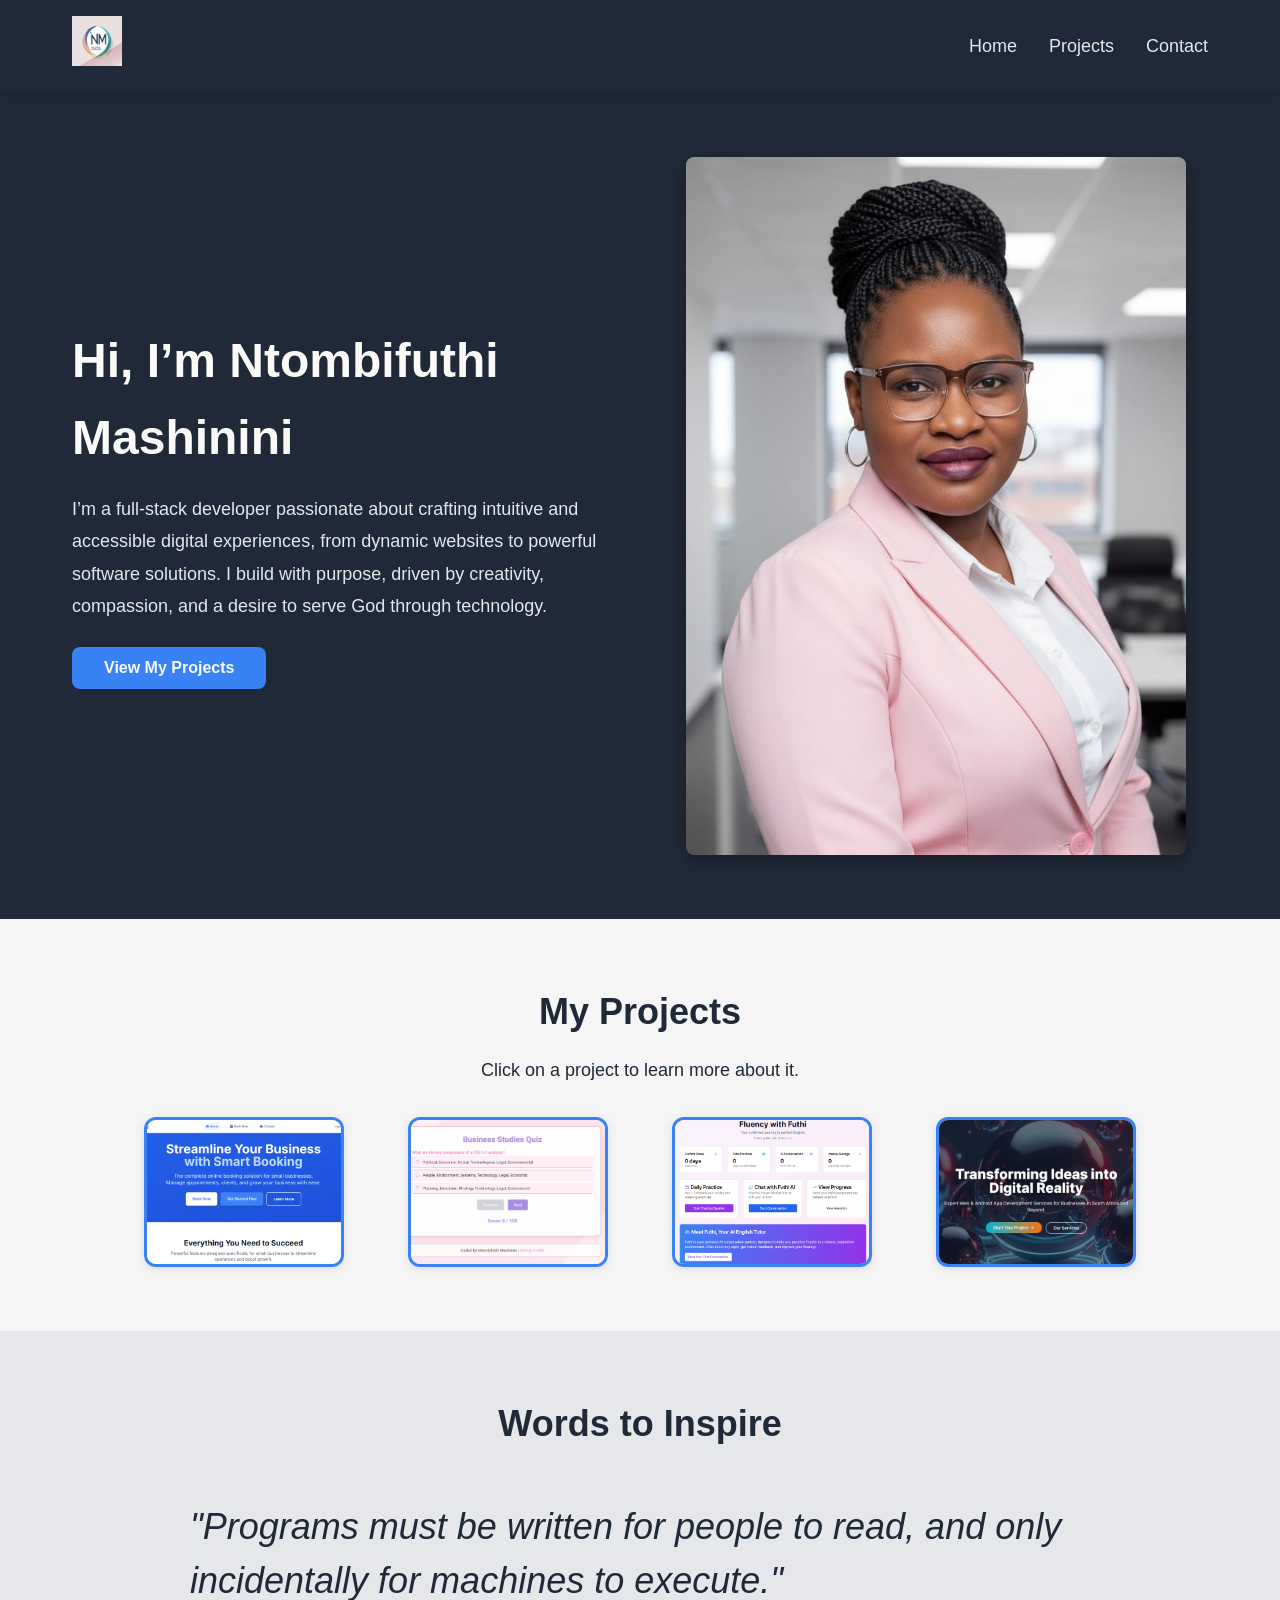
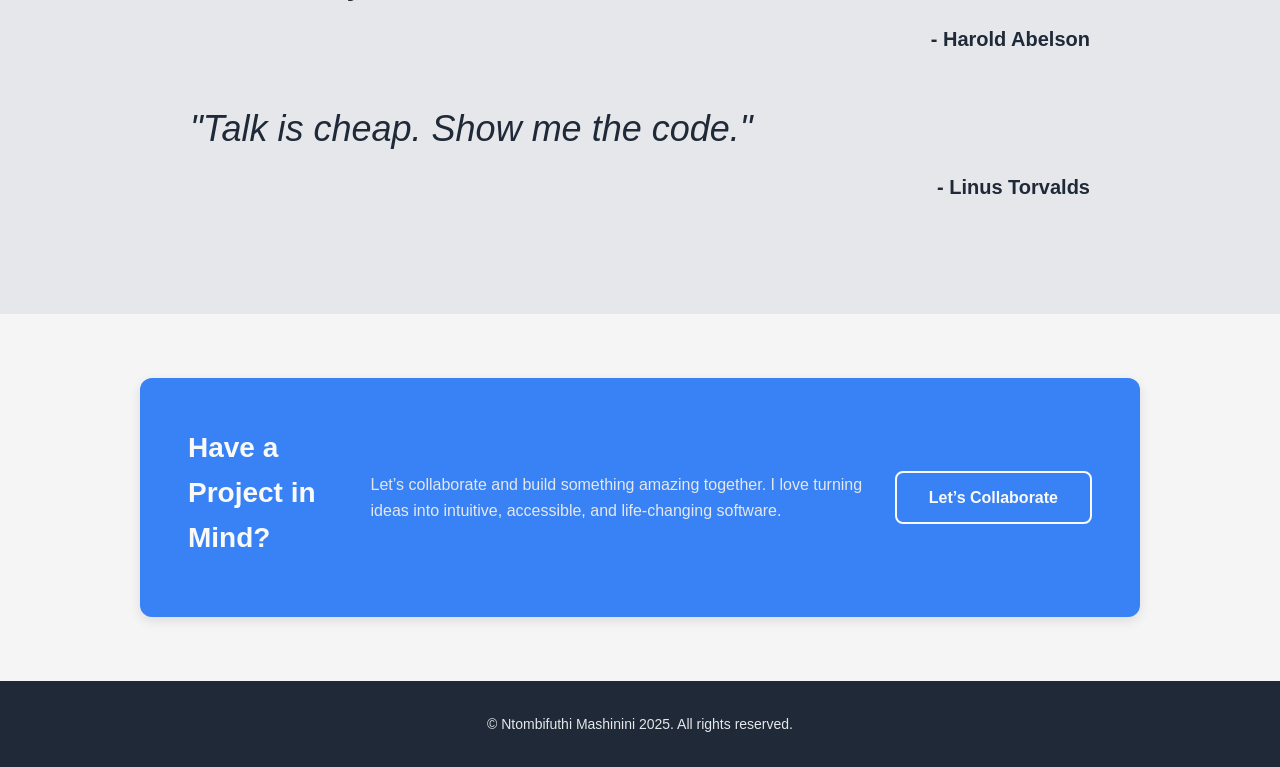
<file: index.html>
<!DOCTYPE html>
<html lang="en">
<head>
  <meta charset="UTF-8">
  <meta name="viewport" content="width=device-width, initial-scale=1.0">
  <title>Ntombifuthi Mashinini | Portfolio</title>
  <link rel="stylesheet" href="style.css">
</head>
<body>
  <header>
    <div class="header-container">
      <div class="logo">
        <a href="index.html">
          <img src="/images/Sophisticated Logo with 'NM' and 'Fullstack Developer'.png" alt="Ntombifuthi Mashinini Logo">
        </a>
      </div>
      <nav>
        <ul class="nav-links">
          <li><a href="index.html">Home</a></li>
          <li><a href="projects.html">Projects</a></li>
          <li><a href="contacts.html">Contact</a></li>
        </ul>
      </nav>
    </div>
  </header>

  <main>
    <section class="hero">
      <div class="hero-container">
        <div class="hero-text">
          <h1>Hi, I’m Ntombifuthi Mashinini</h1>
          <p>
            I’m a full-stack developer passionate about crafting intuitive and accessible digital experiences,
            from dynamic websites to powerful software solutions. I build with purpose, driven by creativity,
            compassion, and a desire to serve God through technology.
          </p>
          <a href="/projects.html"><button aria-label="View Ntombifuthi Mashinini's projects">View My Projects</button></a>
        </div>
        <div class="hero-image">
          <img src="/images/profilepic.jpeg" alt="Ntombifuthi Mashinini portrait">
        </div>
      </div>
    </section>

    <section id="projects" class="projects-preview">
      <h2>My Projects</h2>
      <p>Click on a project to learn more about it.</p>
      <div class="projects-preview-container">
        <a href="projects.html#bizbooking" class="project-thumb">
          <img src="/images/BizBuzz.png" alt="BizBooking System screenshot">
        </a>
        <br>
        <a href="projects.html#business-quiz" class="project-thumb">
          <img src="/images/Business-Studies Quiz.png" alt="Business Studies Grade 12 Quiz screenshot">
        </a>
        <br>
        <a href="projects.html#fluency-futhi" class="project-thumb">
          <img src="/images/Fluency With Futhi.png" alt="Fluency with Futhi app screenshot">
        </a>
        <br>
        <a href="projects.html#ntombi-code-lab" class="project-thumb">
          <img src="/images/Ntombi-Code-Labs.png" alt="Ntombi Code Lab website screenshot">
        </a>
      </div>
    </section>
    
<section class="quotes-section">
  <h2>Words to Inspire</h2>
  <div class="quotes-container">
    <blockquote>
      "Programs must be written for people to read, and only incidentally for machines to execute." 
      <span>- Harold Abelson</span>
    </blockquote>

    <blockquote>
      "Talk is cheap. Show me the code." 
      <span>- Linus Torvalds</span>
    </blockquote>
  </div>
</section>

<section class="cta-section">
  <h2>Have a Project in Mind?</h2>
  <p>Let’s collaborate and build something amazing together. I love turning ideas into intuitive, accessible, and life-changing software.</p>
  <a href="contacts.html" class="cta-button">Let’s Collaborate</a>
</section>

<footer class="footer">
  <p>© Ntombifuthi Mashinini 2025. All rights reserved.</p>
</footer>

  </main>
</body>
</html>
</file>
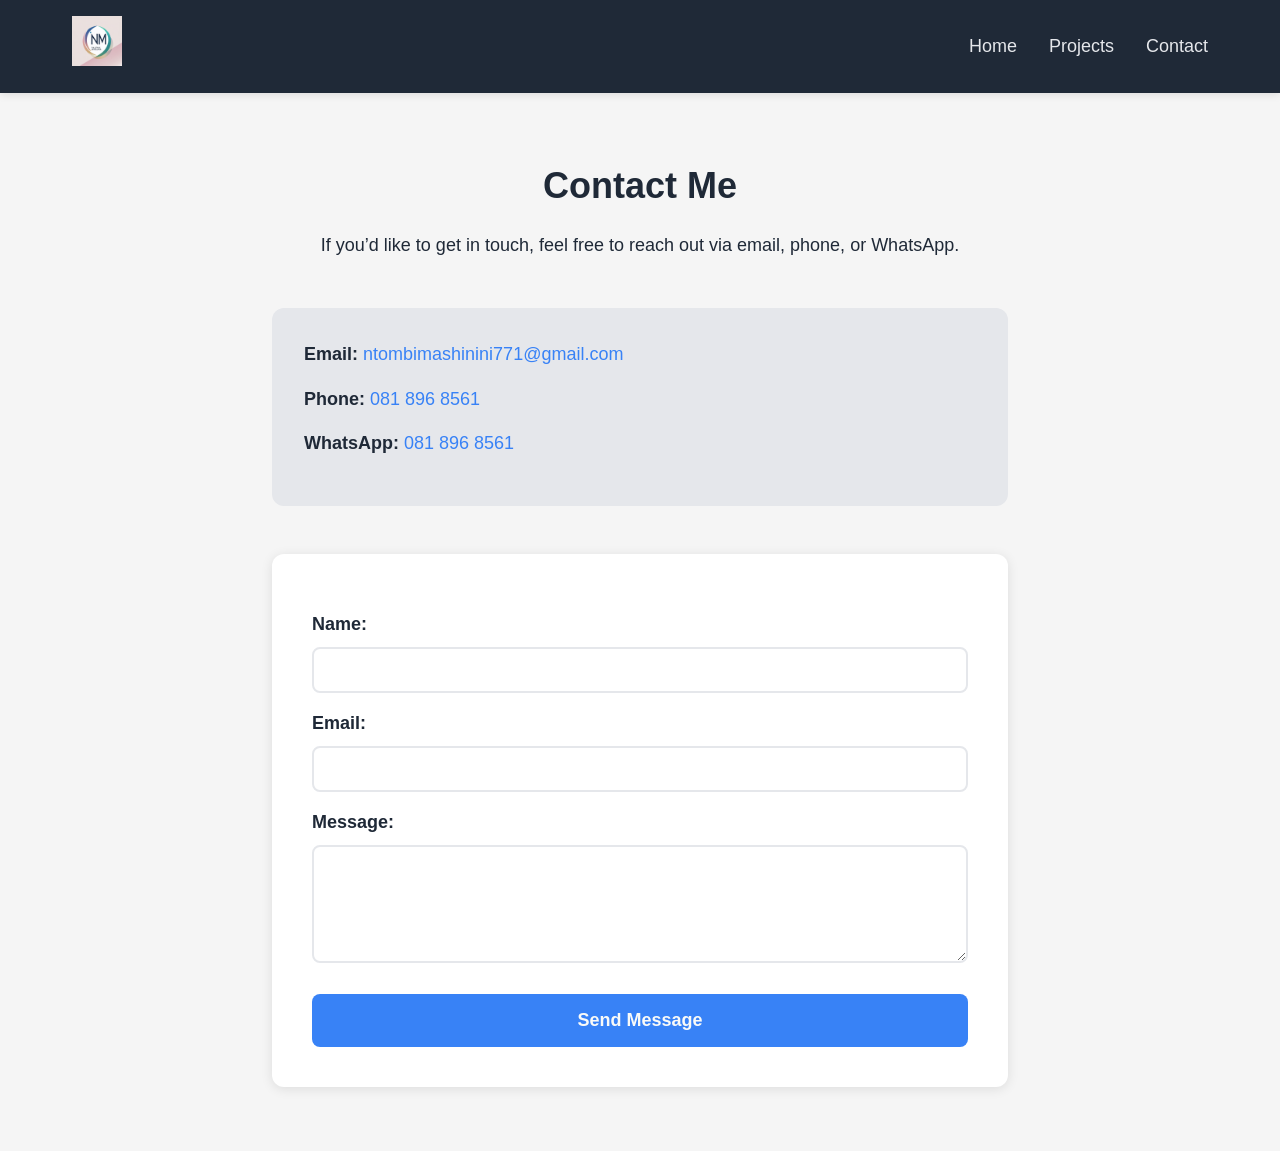
<file: contacts.html>
<!DOCTYPE html>
<html lang="en">
<head>
  <meta charset="UTF-8">
  <meta name="viewport" content="width=device-width, initial-scale=1.0">
  <title>Contact | Ntombifuthi Mashinini</title>
  <link rel="stylesheet" href="style.css">
</head>
<body>
  <header>
    <div class="header-container">
      <div class="logo">
        <a href="index.html">
          <img src="/images/Sophisticated Logo with 'NM' and 'Fullstack Developer'.png" alt="Ntombifuthi Mashinini Logo">
        </a>
      </div>
      <nav>
        <ul class="nav-links">
          <li><a href="index.html">Home</a></li>
          <li><a href="projects.html">Projects</a></li>
          <li><a href="contacts.html">Contact</a></li>
        </ul>
      </nav>
    </div>
  </header>

  <main>
    <section class="contact-section">
      <h2>Contact Me</h2>
      <p>If you’d like to get in touch, feel free to reach out via email, phone, or WhatsApp.</p>

      <div class="contact-info">
        <p><strong>Email:</strong> <a href="mailto:ntombimashinini771@gmail.com">ntombimashinini771@gmail.com</a></p>
        <p><strong>Phone:</strong> <a href="tel:+27818968561">081 896 8561</a></p>
        <p><strong>WhatsApp:</strong> <a href="https://wa.me/27818968561" target="_blank">081 896 8561</a></p>
      </div>

      <form class="contact-form" action="mailto:ntombimashinini771@gmail.com" method="post" enctype="text/plain">
        <label for="name">Name:</label>
        <input type="text" id="name" name="name" required>

        <label for="email">Email:</label>
        <input type="email" id="email" name="email" required>

        <label for="message">Message:</label>
        <textarea id="message" name="message" rows="5" required></textarea>

        <button type="submit">Send Message</button>
      </form>
    </section>
  </main>
</body>
</html>
</file>
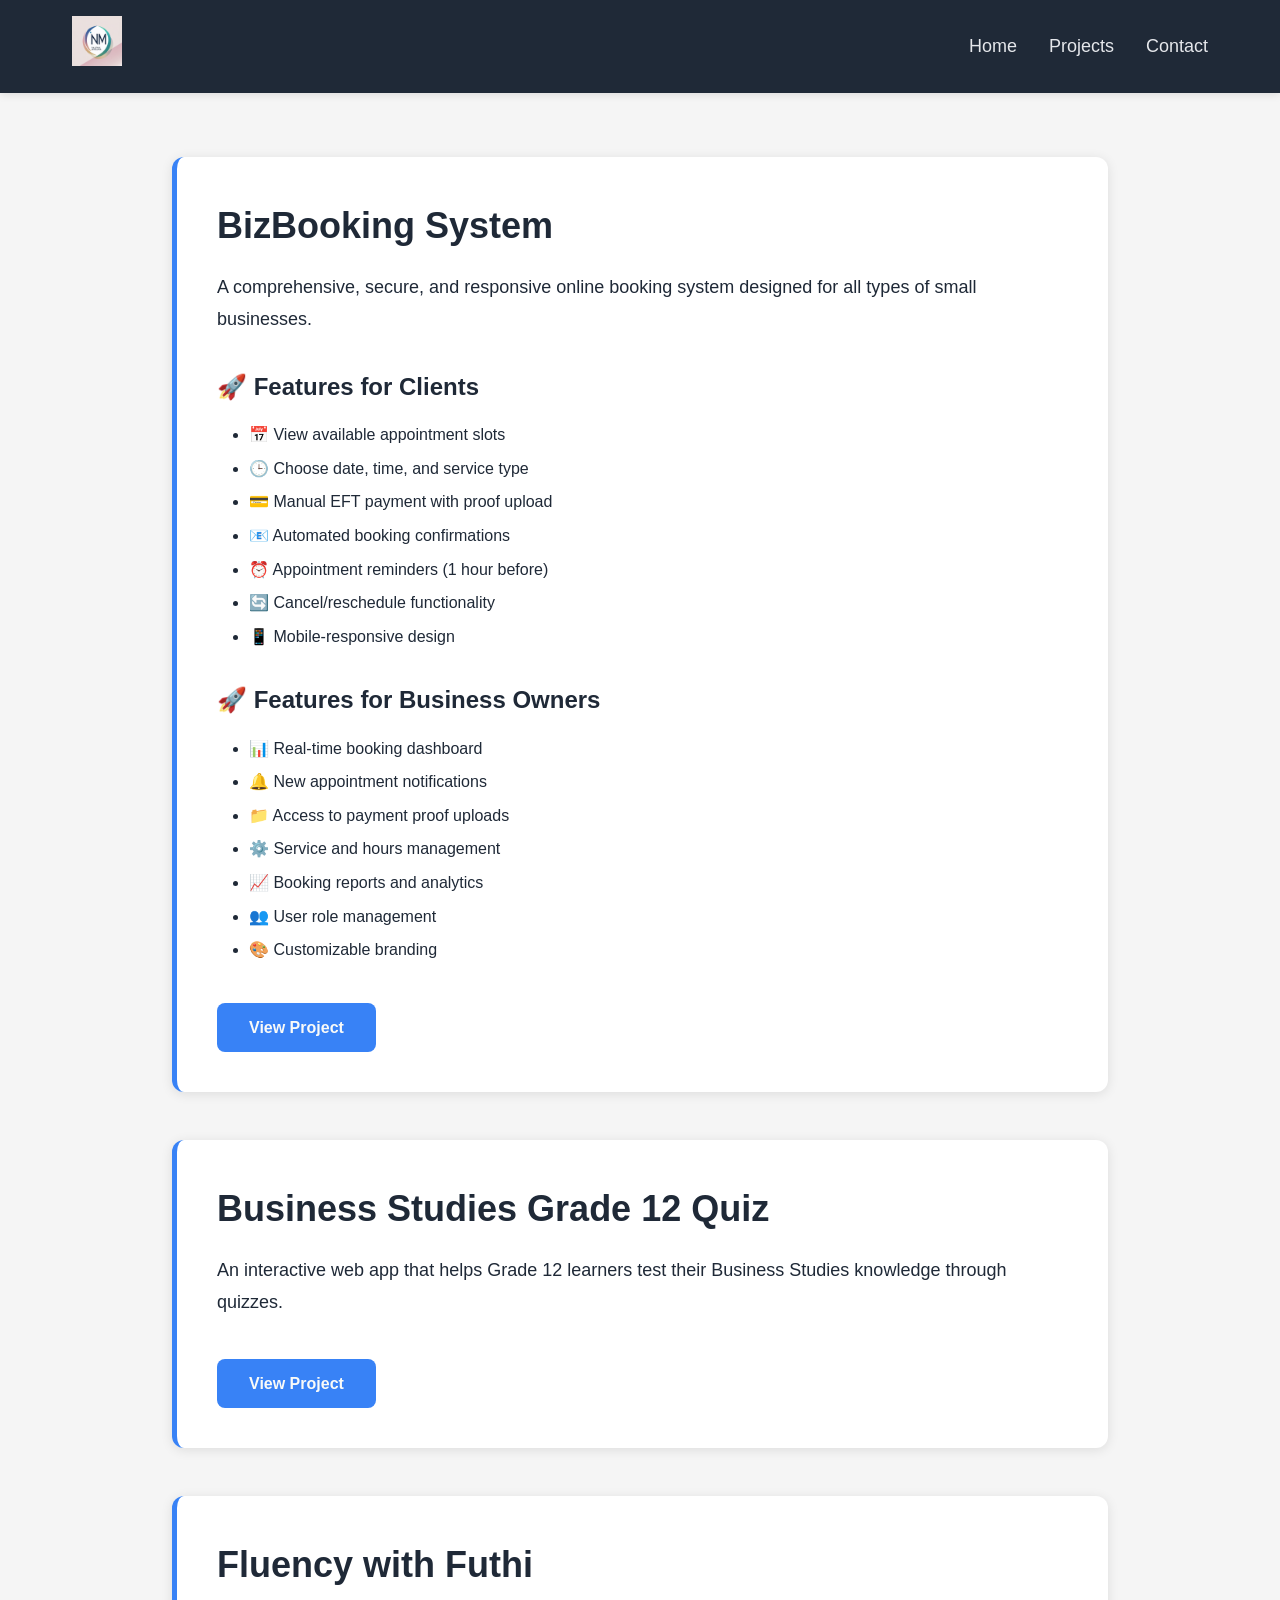
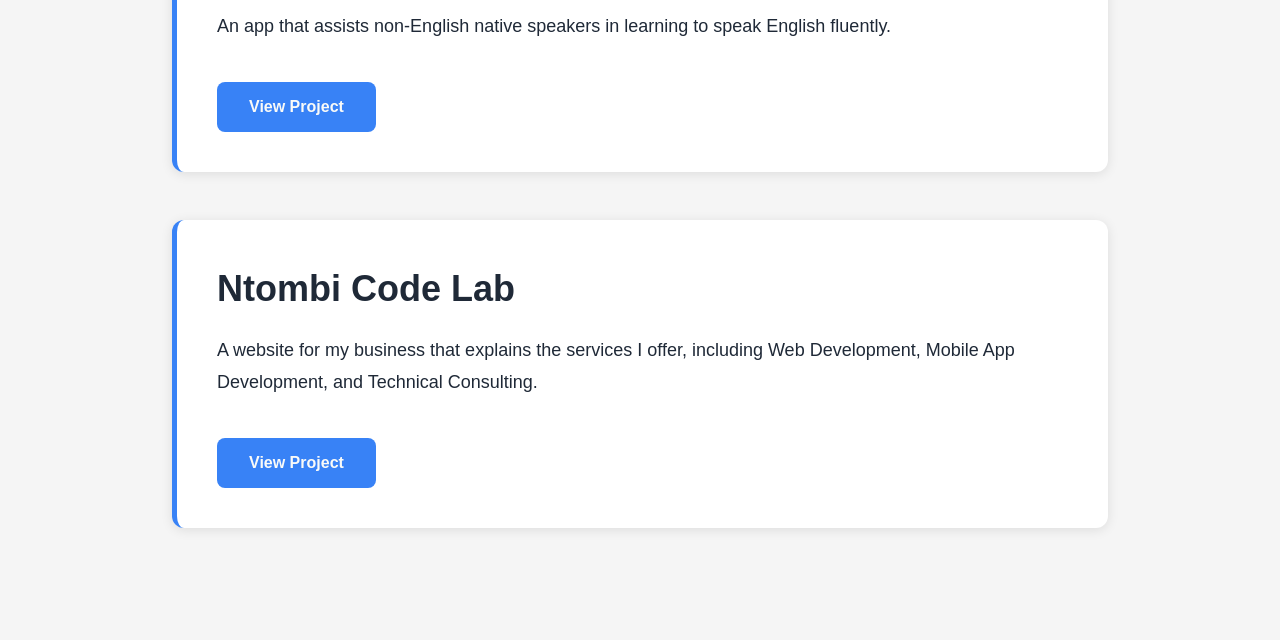
<file: projects.html>
<!DOCTYPE html>
<html lang="en">
<head>
  <meta charset="UTF-8">
  <meta name="viewport" content="width=device-width, initial-scale=1.0">
  <title>Ntombifuthi Mashinini | Projects</title>
  <link rel="stylesheet" href="style.css">
</head>
<body>
  <header>
    <div class="header-container">
      <div class="logo">
        <a href="index.html">
          <img src="/images/Sophisticated Logo with 'NM' and 'Fullstack Developer'.png" alt="Ntombifuthi Mashinini Logo">
        </a>
      </div>
      <nav>
        <ul class="nav-links">
          <li><a href="index.html">Home</a></li>
          <li><a href="projects.html">Projects</a></li>
          <li><a href="contacts.html">Contact</a></li>
        </ul>
      </nav>
    </div>
  </header>

  <main>
    <section class="projects-detail">

      <div id="bizbooking" class="project-card">
        <h3>BizBooking System</h3>
        <p>A comprehensive, secure, and responsive online booking system designed for all types of small businesses.</p>

        <h4>🚀 Features for Clients</h4>
        <ul>
          <li>📅 View available appointment slots</li>
          <li>🕒 Choose date, time, and service type</li>
          <li>💳 Manual EFT payment with proof upload</li>
          <li>📧 Automated booking confirmations</li>
          <li>⏰ Appointment reminders (1 hour before)</li>
          <li>🔄 Cancel/reschedule functionality</li>
          <li>📱 Mobile-responsive design</li>
        </ul>

        <h4>🚀 Features for Business Owners</h4>
        <ul>
          <li>📊 Real-time booking dashboard</li>
          <li>🔔 New appointment notifications</li>
          <li>📁 Access to payment proof uploads</li>
          <li>⚙️ Service and hours management</li>
          <li>📈 Booking reports and analytics</li>
          <li>👥 User role management</li>
          <li>🎨 Customizable branding</li>
        </ul>

        <a href="https://biz-biz-syste.netlify.app" target="_blank">View Project</a>
      </div>

      <div id="business-quiz" class="project-card">
        <h3>Business Studies Grade 12 Quiz</h3>
        <p>An interactive web app that helps Grade 12 learners test their Business Studies knowledge through quizzes.</p>
        <a href="https://business-studies-grade12-quiz.netlify.app" target="_blank">View Project</a>
      </div>

      <div id="fluency-futhi" class="project-card">
        <h3>Fluency with Futhi</h3>
        <p>An app that assists non-English native speakers in learning to speak English fluently.</p>
        <a href="https://futhi-fluent.vercel.app/" target="_blank">View Project</a>
      </div>

      <div id="ntombi-code-lab" class="project-card">
        <h3>Ntombi Code Lab</h3>
        <p>A website for my business that explains the services I offer, including Web Development, Mobile App Development, and Technical Consulting.</p>
        <a href="https://ntombi-code-lab-pon9.vercel.app/" target="_blank">View Project</a>
      </div>

    </section>
  </main>
</body>
</html>
</file>
<file: style.css>
* {
  margin: 0;
  padding: 0;
  box-sizing: border-box;
}

body {
  font-family: 'Roboto', -apple-system, BlinkMacSystemFont, 'Segoe UI', Arial, sans-serif;
  background-color: #f5f5f5;
  color: #1F2937;
  line-height: 1.6;
}

header {
  background-color: #1F2937;
  padding: 1rem 0;
  position: sticky;
  top: 0;
  z-index: 1000;
  box-shadow: 0 2px 8px rgba(0, 0, 0, 0.1);
}

.header-container {
  max-width: 1200px;
  margin: 0 auto;
  padding: 0 2rem;
  display: flex;
  justify-content: space-between;
  align-items: center;
}

.logo a {
  font-size: 24px;
  font-weight: 900;
  color: #F9FAF8;
  text-decoration: none;
}

.logo img {
  height: 50px;
  width: auto;
}

.nav-links {
  display: flex;
  list-style: none;
  gap: 2rem;
}

.nav-links a {
  color: #E5E7EB;
  text-decoration: none;
  font-size: 18px;
  transition: color 0.3s ease;
}

.nav-links a:hover {
  color: #F9FAF8;
}

.hero {
  background-color: #1F2937;
  padding: 4rem 0;
  color: #F9FAF8;
}

.hero-container {
  max-width: 1200px;
  margin: 0 auto;
  padding: 0 2rem;
  display: grid;
  grid-template-columns: 1fr 1fr;
  gap: 3rem;
  align-items: center;
}

.hero-text h1 {
  font-size: 48px;
  font-weight: 900;
  color: #F9FAF8;
  margin-bottom: 1rem;
}

.hero-text p {
  font-size: 18px;
  color: #E5E7EB;
  margin-bottom: 1.5rem;
  line-height: 1.8;
}

.hero-text button {
  background-color: #3882F6;
  color: #F9FAF8;
  border: none;
  padding: 0.75rem 2rem;
  font-size: 16px;
  font-weight: 700;
  border-radius: 8px;
  cursor: pointer;
  transition: all 0.3s ease;
}

.hero-text button:hover {
  background-color: #2563eb;
  transform: translateY(-2px);
  box-shadow: 0 4px 12px rgba(56, 130, 246, 0.4);
}

.hero-text a {
  text-decoration: none;
}

.hero-image {
  display: flex;
  justify-content: center;
  align-items: center;
}

.hero-image img {
  width: 100%;
  max-width: 500px;
  height: auto;
  border-radius: 8px;
  box-shadow: 0 4px 12px rgba(0, 0, 0, 0.3);
}

.projects-preview {
  padding: 4rem 2rem;
  max-width: 1200px;
  margin: 0 auto;
  text-align: center;
}

.projects-preview h2 {
  font-size: 36px;
  font-weight: 900;
  color: #1F2937;
  margin-bottom: 1rem;
}

.projects-preview > p {
  font-size: 18px;
  color: #1F2937;
  margin-bottom: 2rem;
}

.projects-preview-container {
  display: flex;
  justify-content: center;
  gap: 2rem;
  margin-top: 2rem;
  flex-wrap: wrap;
}

.project-thumb {
  display: flex;
  flex-direction: column;
  align-items: center;
  text-align: center;
  flex: 0 0 auto;
  width: 200px;
}

.project-thumb img {
  width: 100%;
  height: 150px;
  object-fit: cover;
  border: 3px solid #3882F6;
  border-radius: 12px;
  transition: all 0.3s ease;
  box-shadow: 0 2px 8px rgba(0, 0, 0, 0.1);
}

.project-thumb:hover img {
  transform: translateY(-5px);
  box-shadow: 0 8px 20px rgba(56, 130, 246, 0.3);
  border-color: #2563eb;
}

.quotes-section {
  background-color: #E5E7EB;
  padding: 4rem 2rem;
}

.quotes-section h2 {
  font-size: 36px;
  font-weight: 900;
  color: #1F2937;
  text-align: center;
  margin-bottom: 3rem;
}

.quotes-container {
  max-width: 900px;
  margin: 0 auto;
}

blockquote {
  font-size: 36px;
  font-weight: 300;
  font-style: italic;
  color: #1F2937;
  margin-bottom: 3rem;
  line-height: 1.5;
}

blockquote span {
  display: block;
  text-align: right;
  font-size: 20px;
  font-weight: 900;
  font-style: normal;
  margin-top: 1rem;
  color: #1F2937;
}

.cta-section {
  background-color: #3882F6;
  padding: 3rem;
  margin: 4rem auto;
  max-width: 1000px;
  border-radius: 12px;
  display: flex;
  justify-content: space-between;
  align-items: center;
  box-shadow: 0 4px 12px rgba(0, 0, 0, 0.1);
}

.cta-section h2 {
  font-size: 28px;
  font-weight: 900;
  color: #F9FAF8;
  margin-bottom: 0.5rem;
}

.cta-section p {
  color: #E5E7EB;
  font-size: 16px;
  max-width: 600px;
}

.cta-button {
  background-color: transparent;
  color: #F9FAF8;
  border: 2px solid #F9FAF8;
  padding: 0.75rem 2rem;
  font-size: 16px;
  font-weight: 700;
  border-radius: 8px;
  text-decoration: none;
  transition: all 0.3s ease;
  white-space: nowrap;
}

.cta-button:hover {
  background-color: #F9FAF8;
  color: #3882F6;
  transform: translateY(-2px);
}

.footer {
  background-color: #1F2937;
  padding: 2rem;
  text-align: center;
  color: #E5E7EB;
  font-size: 14px;
}

.projects-detail {
  max-width: 1000px;
  margin: 0 auto;
  padding: 4rem 2rem;
}

.project-card {
  background-color: white;
  padding: 2.5rem;
  margin-bottom: 3rem;
  border-radius: 12px;
  box-shadow: 0 2px 12px rgba(0, 0, 0, 0.1);
  border-left: 5px solid #3882F6;
}

.project-card h3 {
  font-size: 36px;
  font-weight: 900;
  color: #1F2937;
  margin-bottom: 1rem;
}

.project-card h4 {
  font-size: 24px;
  font-weight: 700;
  color: #1F2937;
  margin-top: 2rem;
  margin-bottom: 1rem;
}

.project-card p {
  font-size: 18px;
  color: #1F2937;
  margin-bottom: 1.5rem;
  line-height: 1.8;
}

.project-card ul {
  margin-left: 2rem;
  margin-bottom: 1.5rem;
}

.project-card li {
  font-size: 16px;
  color: #1F2937;
  margin-bottom: 0.5rem;
  line-height: 1.6;
}

.project-card a {
  display: inline-block;
  background-color: #3882F6;
  color: #F9FAF8;
  padding: 0.75rem 2rem;
  text-decoration: none;
  border-radius: 8px;
  font-weight: 700;
  margin-top: 1rem;
  transition: all 0.3s ease;
}

.project-card a:hover {
  background-color: #2563eb;
  transform: translateY(-2px);
  box-shadow: 0 4px 12px rgba(56, 130, 246, 0.4);
}

.contact-section {
  max-width: 800px;
  margin: 0 auto;
  padding: 4rem 2rem;
}

.contact-section h2 {
  font-size: 36px;
  font-weight: 900;
  color: #1F2937;
  margin-bottom: 1rem;
  text-align: center;
}

.contact-section > p {
  font-size: 18px;
  color: #1F2937;
  text-align: center;
  margin-bottom: 3rem;
}

.contact-info {
  background-color: #E5E7EB;
  padding: 2rem;
  border-radius: 12px;
  margin-bottom: 3rem;
}

.contact-info p {
  font-size: 18px;
  color: #1F2937;
  margin-bottom: 1rem;
}

.contact-info strong {
  font-weight: 900;
}

.contact-info a {
  color: #3882F6;
  text-decoration: none;
  transition: color 0.3s ease;
}

.contact-info a:hover {
  color: #2563eb;
  text-decoration: underline;
}

.contact-form {
  background-color: white;
  padding: 2.5rem;
  border-radius: 12px;
  box-shadow: 0 2px 12px rgba(0, 0, 0, 0.1);
}

.contact-form label {
  display: block;
  font-size: 18px;
  font-weight: 700;
  color: #1F2937;
  margin-bottom: 0.5rem;
  margin-top: 1rem;
}

.contact-form input,
.contact-form textarea {
  width: 100%;
  padding: 0.75rem;
  font-size: 16px;
  border: 2px solid #E5E7EB;
  border-radius: 8px;
  font-family: 'Roboto', sans-serif;
  transition: border-color 0.3s ease;
}

.contact-form input:focus,
.contact-form textarea:focus {
  outline: none;
  border-color: #3882F6;
}

.contact-form button {
  width: 100%;
  background-color: #3882F6;
  color: #F9FAF8;
  border: none;
  padding: 1rem 2rem;
  font-size: 18px;
  font-weight: 700;
  border-radius: 8px;
  cursor: pointer;
  margin-top: 1.5rem;
  transition: all 0.3s ease;
}

.contact-form button:hover {
  background-color: #2563eb;
  transform: translateY(-2px);
  box-shadow: 0 4px 12px rgba(56, 130, 246, 0.4);
}

@media (max-width: 768px) {
  .header-container {
    flex-direction: column;
    gap: 1rem;
  }

  .nav-links {
    flex-direction: column;
    gap: 1rem;
    text-align: center;
  }

  .hero-container {
    grid-template-columns: 1fr;
    text-align: center;
  }

  .hero-text h1 {
    font-size: 36px;
  }

  .hero-text p {
    font-size: 16px;
  }

  .projects-preview-container {
    grid-template-columns: 1fr;
  }

  blockquote {
    font-size: 24px;
  }

  blockquote span {
    font-size: 16px;
  }

  .cta-section {
    flex-direction: column;
    text-align: center;
    gap: 1.5rem;
  }

  .cta-section p {
    max-width: 100%;
  }

  .project-card h3 {
    font-size: 28px;
  }

  .project-card h4 {
    font-size: 20px;
  }
}

@media (max-width: 480px) {
  .hero-text h1 {
    font-size: 28px;
  }

  .hero-text p {
    font-size: 14px;
  }

  .projects-preview h2,
  .contact-section h2,
  .quotes-section h2 {
    font-size: 28px;
  }

  blockquote {
    font-size: 20px;
  }

  .cta-section {
    padding: 2rem;
  }
}
</file>
